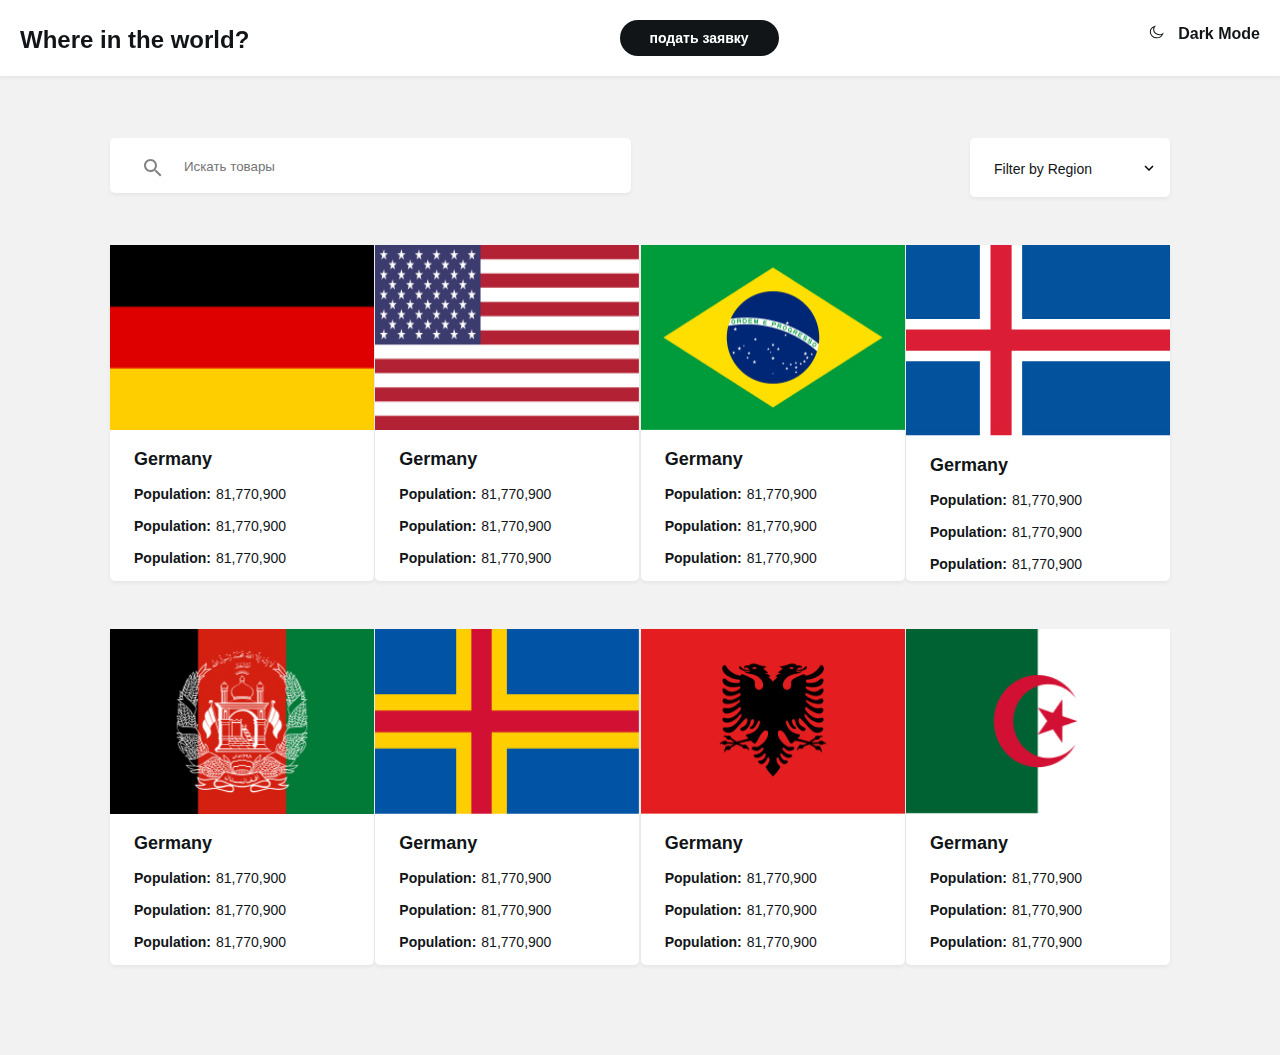
<file: index.html>
<!DOCTYPE html>
<html lang="en">
<head>
    <meta charset="UTF-8">
    <meta http-equiv="X-UA-Compatible" content="IE=edge">
    <meta name="viewport" content="width=device-width, initial-scale=1.0">
    <title>Document</title>
    <link rel="stylesheet" href="./css/style.css">
    <link rel="stylesheet" href="./css/media.css">
</head>
<body class="cards">
    <header class="flag" id="header"> 
        <div class="container">
            <div class="flag-box">
                <h2 class="flag-title">Where in the world?</h2>
                <div class="button">
                    <a href="#" id="flag-box__button">подать заявку</a>
                </div>
                <div class="night">
                    <span class="night-icon">
                        <img class="night-icon__img" src="./img/moon.svg" alt="moon">
                     </span>
                     <a class="fllag-night" href="#">Dark Mode</a>
                     
                </div>
            </div>
        </div>
    </header>
    <main>
        <section>
            <div class="container">
                <form class="search" action="https://echo.htmlacademy.ru/courses" method="post" autocomplete="off">
                    
                    <div class="imput-serch">
                        <input class="input" type="text" name="search" placeholder="Искать товары">
                    </div>
                    <div class="custom-select">
                        <select class="everywhere" name="everywhere" id="everywhere">
                            <div class="custom">
                                <option class="everywhere-oprtion" value="0">Filter by Region</option>
                                <option class="everywhere-oprtion" value="1">Africa</option>
                                <option class="everywhere-oprtion" value="2">America</option>
                                <option class="everywhere-oprtion" value="3">Asia</option>
                                <option class="everywhere-oprtion" value="4">Europe</option>
                                <option class="everywhere-oprtion" value="5">Oceania</option>
                            </div>
                        </select>
                    </div>
                </form>
                <div class="flag-republik-one">
                    <div class="flag-republik-two">
                        <div class="flag-republik">
                            
                        <div class="flag-republik__box" >
                            <a href="./germany.html"><img class="flag-republik__img" src="./img/flag1.jpg" alt="germaniya"></a>
                            <div class="flag-republik__title-box">
                                <h2 class="flag-republik__title">Germany</h2>
                                <div class="flag-republik__text">
                                    <p class="flag-republik__text1">Population:</p>
                                    <p class="flag-republik__text2">81,770,900</p>
                                </div>
                                <div class="flag-republik__text">
                                    <p class="flag-republik__text1">Population:</p>
                                    <p class="flag-republik__text2">81,770,900</p>
                                </div>
                                <div class="flag-republik__text">
                                    <p class="flag-republik__text1">Population:</p>
                                    <p class="flag-republik__text2">81,770,900</p>
                                </div>
                            </div>
                        </div>
                        </div>
                        <div class="flag-republik">
                    <div class="flag-republik__box">
                        <a href="./usa.html"><img class="flag-republik__img" src="./img/flag2.jpg" alt="germaniya"></a>
                        <div class="flag-republik__title-box">
                            <h2 class="flag-republik__title">Germany</h2>
                            <div class="flag-republik__text">
                                <p class="flag-republik__text1">Population:</p>
                                <p class="flag-republik__text2">81,770,900</p>
                            </div>
                            <div class="flag-republik__text">
                                <p class="flag-republik__text1">Population:</p>
                                <p class="flag-republik__text2">81,770,900</p>
                            </div>
                            <div class="flag-republik__text">
                                <p class="flag-republik__text1">Population:</p>
                                <p class="flag-republik__text2">81,770,900</p>
                            </div>
                        </div>
                    </div>
                        </div>
                    <div class="flag-republik">
                    <div class="flag-republik__box">
                        <a href="./brazil.html"><img class="flag-republik__img" src="./img/flag3.jpg" alt="germaniya"></a>
                        <div class="flag-republik__title-box">
                            <h2 class="flag-republik__title">Germany</h2>
                            <div class="flag-republik__text">
                                <p class="flag-republik__text1">Population:</p>
                                <p class="flag-republik__text2">81,770,900</p>
                            </div>
                            <div class="flag-republik__text">
                                <p class="flag-republik__text1">Population:</p>
                                <p class="flag-republik__text2">81,770,900</p>
                            </div>
                            <div class="flag-republik__text">
                                <p class="flag-republik__text1">Population:</p>
                                <p class="flag-republik__text2">81,770,900</p>
                            </div>
                        </div>
                    </div>
                    </div>
                <div class="flag-republik">
                        <div class="flag-republik__box">
                            <a href="./Iceland.html" class="flag-republik__img"><img  src="./img/flag4.jpg" alt="germaniya"></a>
                            <div class="flag-republik__title-box">
                                <h2 class="flag-republik__title">Germany</h2>
                                <div class="flag-republik__text">
                                    <p class="flag-republik__text1">Population:</p>
                                    <p class="flag-republik__text2">81,770,900</p>
                                </div>
                                <div class="flag-republik__text">
                                    <p class="flag-republik__text1">Population:</p>
                                    <p class="flag-republik__text2">81,770,900</p>
                                </div>
                                <div class="flag-republik__text">
                                    <p class="flag-republik__text1">Population:</p>
                                    <p class="flag-republik__text2">81,770,900</p>
                                </div>
                            </div>
                        </div>
                </div>
                   
                        <div class="flag-republik">
                        <div class="flag-republik__box">
                            <img class="flag-republik__img" src="./img/flag5.jpg" alt="germaniya">
                            <div class="flag-republik__title-box">
                                <h2 class="flag-republik__title">Germany</h2>
                                <div class="flag-republik__text">
                                    <p class="flag-republik__text1">Population:</p>
                                    <p class="flag-republik__text2">81,770,900</p>
                                </div>
                                <div class="flag-republik__text">
                                    <p class="flag-republik__text1">Population:</p>
                                    <p class="flag-republik__text2">81,770,900</p>
                                </div>
                                <div class="flag-republik__text">
                                    <p class="flag-republik__text1">Population:</p>
                                    <p class="flag-republik__text2">81,770,900</p>
                                </div>
                            </div>
                        </div>
                        </div>
                        <div class="flag-republik">
                    <div class="flag-republik__box">
                        <img class="flag-republik__img" src="./img/flag6.jpg" alt="germaniya">
                        <div class="flag-republik__title-box">
                            <h2 class="flag-republik__title">Germany</h2>
                            <div class="flag-republik__text">
                                <p class="flag-republik__text1">Population:</p>
                                <p class="flag-republik__text2">81,770,900</p>
                            </div>
                            <div class="flag-republik__text">
                                <p class="flag-republik__text1">Population:</p>
                                <p class="flag-republik__text2">81,770,900</p>
                            </div>
                            <div class="flag-republik__text">
                                <p class="flag-republik__text1">Population:</p>
                                <p class="flag-republik__text2">81,770,900</p>
                            </div>
                        </div>
                    </div>
                        </div>
                        <div class="flag-republik">
                    <div class="flag-republik__box">
                        <img class="flag-republik__img" src="./img/flag7.jpg" alt="germaniya">
                        <div class="flag-republik__title-box">
                            <h2 class="flag-republik__title">Germany</h2>
                            <div class="flag-republik__text">
                                <p class="flag-republik__text1">Population:</p>
                                <p class="flag-republik__text2">81,770,900</p>
                            </div>
                            <div class="flag-republik__text">
                                <p class="flag-republik__text1">Population:</p>
                                <p class="flag-republik__text2">81,770,900</p>
                            </div>
                            <div class="flag-republik__text">
                                <p class="flag-republik__text1">Population:</p>
                                <p class="flag-republik__text2">81,770,900</p>
                            </div>
                        </div>
                    </div>
                        </div>
                        <div class="flag-republik">
                        <div class="flag-republik__box">
                            <img class="flag-republik__img" src="./img/flag8.jpg" alt="germaniya">
                            <div class="flag-republik__title-box">
                                <h2 class="flag-republik__title">Germany</h2>
                                <div class="flag-republik__text">
                                    <p class="flag-republik__text1">Population:</p>
                                    <p class="flag-republik__text2">81,770,900</p>
                                </div>
                                <div class="flag-republik__text">
                                    <p class="flag-republik__text1">Population:</p>
                                    <p class="flag-republik__text2">81,770,900</p>
                                </div>
                                <div class="flag-republik__text">
                                    <p class="flag-republik__text1">Population:</p>
                                    <p class="flag-republik__text2">81,770,900</p>
                                </div> 
                            </div>
                        </div>
                        </div>
                    </div>
                </div>
            </div>

        </section>
    </main>

    <div  class="popup" id="popup">
        <div class="pupup__body">
            
            <div class="popup__content" id="popup__content">
              <p>Оставить заявку</p>
              <form action="">
                <input type="text" placeholder="Имя">
                <input type="text" placeholder="Телефон">
                <button type="button">Оставить заказ</button>
              </form>
              <div class="popup__close" id="popup__close">&#10006</div>
            </div>
        </div>
    </div>
    <script src="./js/script.js"></script>

</body>
</html>
</file>
<file: css/style.css>
:root{
    --main-black: #111517;
    --main-white: #FFFFFF;
    --main-body: #F2F2F2;
    --main-box-shadow: 0px 2px 4px rgba(0, 0, 0, 0.0562443);
    --main-search: url(../img/icon-search-black.svg);
    --main-strelka: url(../img/Shape.svg);
}
.dark{
    --main-black: #FFFFFF;
    --main-white: #2B3844;
    --main-body: #202C36;
    --main-box-shadow: 0px 0px 7px 2px rgba(0, 0, 0, 0.0294384);
    --main-search: url(../img/icon-search-white.svg);
    --main-strelka: url(../img/Shape-white.svg);
}

/* nunito-sans-regular - latin */
@font-face {
    font-family: 'Nunito Sans';
    font-style: normal;
    font-weight: 400;
    src: url('../fonts/nunito-sans-v12-latin-regular.eot'); /* IE9 Compat Modes */
    src: local(''),
    url('../fonts/nunito-sans-v12-latin-regular.eot?#iefix') format('embedded-opentype'), /* IE6-IE8 */
    url('../fonts/nunito-sans-v12-latin-regular.woff2') format('woff2'), /* Super Modern Browsers */
    url('../fonts/nunito-sans-v12-latin-regular.woff') format('woff'), /* Modern Browsers */
    url('../fonts/nunito-sans-v12-latin-regular.ttf') format('truetype'), /* Safari, Android, iOS */
    url('../fonts/nunito-sans-v12-latin-regular.svg#NunitoSans') format('svg'); /* Legacy iOS */
}
/* nunito-sans-600 - latin */
@font-face {
    font-family: 'Nunito Sans';
    font-style: normal;
    font-weight: 600;
    src: url('../fonts/nunito-sans-v12-latin-600.eot'); /* IE9 Compat Modes */
    src: local(''),
    url('../fonts/nunito-sans-v12-latin-600.eot?#iefix') format('embedded-opentype'), /* IE6-IE8 */
    url('../fonts/nunito-sans-v12-latin-600.woff2') format('woff2'), /* Super Modern Browsers */
    url('../fonts/nunito-sans-v12-latin-600.woff') format('woff'), /* Modern Browsers */
    url('../fonts/nunito-sans-v12-latin-600.ttf') format('truetype'), /* Safari, Android, iOS */
    url('../fonts/nunito-sans-v12-latin-600.svg#NunitoSans') format('svg'); /* Legacy iOS */
}
/* nunito-sans-800 - latin */
@font-face {
    font-family: 'Nunito Sans';
    font-style: normal;
    font-weight: 800;
    src: url('../fonts/nunito-sans-v12-latin-800.eot'); /* IE9 Compat Modes */
    src: local(''),
    url('../fonts/nunito-sans-v12-latin-800.eot?#iefix') format('embedded-opentype'), /* IE6-IE8 */
    url('../fonts/nunito-sans-v12-latin-800.woff2') format('woff2'), /* Super Modern Browsers */
    url('../fonts/nunito-sans-v12-latin-800.woff') format('woff'), /* Modern Browsers */
    url('../fonts/nunito-sans-v12-latin-800.ttf') format('truetype'), /* Safari, Android, iOS */
    url('../fonts/nunito-sans-v12-latin-800.svg#NunitoSans') format('svg'); /* Legacy iOS */
}


*{
    box-sizing: border-box;
}
ul, ol{
    padding: 0;
    list-style: none;
}
a{
    text-decoration: none;
    display: inline-block;
}





body{
    font-family: sans-serif;
    padding: 0;
    margin: 0;
    background-color: var(--main-body);
}
.container{
    max-width: 1320px;
    margin: 0 auto;
    padding: 0 20px;
}
.flag{
    top: 0;
    padding: 0;
    width: 100%;
    position: fixed;
    z-index: 3;
    background-color: var(--main-white);
    box-shadow: var(--main-box-shadow);
}


.night-icon{
    margin-top: 50px;
}
.flag-title{
    margin-top: 23px;
    font-weight: 800;
    font-size: 24px;
    line-height: 33px;
    color: var(--main-black);
}
.night-icon__img{
    width: 15px;
    height: 14px;
    margin-right: 10px;
}
.fllag-night{
    margin-top: 23px;
    font-weight: 600;
    font-size: 16px;
    line-height: 22px;
    color: var(--main-black);
}

.flag-box{
    display: flex;
    justify-content: space-between;
}

main section{
    padding: 90px ;
}
.search {
    margin-top: 48px;
    display: flex;
    justify-content: space-between;
}

.imput-serch{
    position: relative;
}
.imput-serch::after{
    content: "";
    display: block;
    background-image: var(--main-search);
    
    background-repeat: no-repeat;
    background-position: center;
    position: absolute;
    top: 50%;
    left: 34px;
    transform: translateY(-50%);
    width: 18px;
    height: 18px;
}


.input, .everywhere {
    border: none;
    background-color: var(--main-white);
}
.input{
    color: var(--main-black);
    padding: 21px 270px 19px 74px;
    box-shadow: var(--main-box-shadow);
    border-radius: 5px;
}
/* select */


.custom-select {
    position: relative;
    
}
.custom-select::before{
    content: "";
    display: block;
    background-image: var(--main-strelka);
    background-repeat: no-repeat;
    background-position: center;
    position: absolute;
    top: 50%;
    right: 15px;
    transform: translateY(-50%);
    width: 12px;
    height: 14px;
}



.custom-select select{
    padding: 21px 77px 18px 24px;
    box-shadow: var(--main-box-shadow);
    border-radius: 5px;
    background-color: var(--main-white);
    border: 0;
    -webkit-appearance: none;
    appearance: none;
    
    font-weight: 400;
    font-size: 14px;
    line-height: 20px;
    color: var(--main-black);
}


/* box */
.flag-republik__text{
    display: flex;
}



.flag-republik {
    margin-top: 48px;
}
.flag-republik__box {
    
    background-color: var(--main-white);
    width: 264px;
    height: 336px;
    left: 80px;
    top: 232px;
    box-shadow: var(--main-box-shadow);
    border-radius: 5px;
}

.flag-republik__title-box{
    padding: 12px 91px 46px 24px;
}
.flag-republik__title {
    margin: 0;
    font-weight: 800;
    font-size: 18px;
    line-height: 26px;
    color: var(--main-black);
}
.flag-republik__text {
    margin: 0;
}
.flag-republik__img{
    width: 100%;
    height: 185px;
}
.flag-republik__text1 {
    
    margin-bottom: 2px;
    margin-right: 5px; 
    font-weight: 600;
    font-size: 14px;
    line-height: 16px;
    color: var(--main-black); 
}
.flag-republik__text2 {
    margin-bottom: 2px;
    font-weight: 300;
    font-size: 14px;
    line-height: 16px;
    color: var(--main-black);
}

.flag-republik-two{
    
    display: flex;
    justify-content: space-between;
    margin-right: 75px;
    flex-wrap: wrap;
}
.flag-republik-two:first-child{
    margin-right: 0;
}
.flag-republik-three{
    display: flex;
    justify-content: space-between;
    
}


.flag-republik-three:first-child{
    margin-right: 0;
}
#flag-box__button {
    margin-top: 20px;
    margin-bottom: 10px;
    font-weight: 600;
    font-size: 14px;
    line-height: 16px;
    color: var(--main-white);
    display: flex;
    align-items: center;
    justify-content: center;
    padding: 10px 30px;
    background-color: var(--main-black);
    border-radius: 30px;
     
}


.popup {
    
    width: 100%;
    height: 100%;
    position: fixed;
    left: 0;
    top: 0;
   
    z-index: 2;
    background-color: rgb( 0, 0, 0, 0.8);
    display: none;
   
}

.popup.active{
    display: block;
}
.popup.active .popup__content{
    animation-name: popup;
    animation-duration: 1s;
    animation-iteration-count: 1;
    animation-timing-function: linear;
}
.pupup__body {
    display: flex;
    width: 100%;
    height: 100%;
}
.popup__content {
    margin: auto;
    width: 500px;
    background-color: var(--main-white);
    border-radius: 10px;
    padding: 106px 15px 118px 15px;
    position: relative;

   
}

@keyframes popup{
    0%{
      
        transform: translateY(-1000px);
    }
    100%{
       
        transform: translateY(0px);
    }
}
.popup__content p{
    font-size: 28px;
    font-weight: 600;
    color: var(--main-black);
    margin-bottom: 40px;
    text-align: center;

}
.popup__content input{
    display: block;
    margin: 25px auto 0 auto;
    width: 330px;
    padding: 17px 20px;
    background-color: var(--main-body);
    border-radius: 10px;
    border: none;
    box-shadow: var(--main-box-shadow);
    font-weight: 500;
    font-size: 18px;
    color: var(--main-black);

}
.popup__content input:focus{
    outline: none;
}
.popup__content button{
    cursor: pointer;
    display: block;
    width: 330px;
    margin: 60px auto 0 auto;
    padding: 20px 0;
    text-align: center;
    background-color: orange;
    border: none;
    border-radius: 10px;
    font-weight: 500;
    font-size: 18px;
    color: var(--main-white);

}
.popup__close{
    position: absolute;
    top: 15px;
    right: 15px;
    font-size: 21px;
    cursor: pointer;
}
</file>
<file: css/media.css>
@media screen and (max-width: 1200px){
    .container{
        width: 1140px;
    }
}
@media screen and (max-width: 1199px){
    .container{
        width: 960px;
    }
    
}
@media screen and (max-width:  991px){
    .container{
        width: 795px;
    }
}
@media screen and  (max-width: 767px) {
    .container{
        width: 540px;
    }
    .input {
        padding: 21px 90px 19px 58px;
        box-shadow: var(--main-box-shadow);
        border-radius: 5px;
        margin-right: 10px;
    }
    .flag-republik-two {
        display: flex;
        justify-content: center;

        margin-right: 75px;
        flex-wrap: wrap;
    }
    .imput-serch::after {
        content: "";
        display: block;
        background-image: var(--main-search);
        background-repeat: no-repeat;
        background-position: center;
        position: absolute;
        top: 50%;
        left: 25px;
        transform: translateY(-50%);
        width: 18px;
        height: 18px;
    }
    .custom-select select {
        padding: 19px 50px 18px 15px;
        box-shadow: var(--main-box-shadow);
        border-radius: 5px;
        background-color: var(--main-white);
        border: 0;
        -webkit-appearance: none;
        appearance: none;
        font-weight: 400;
        font-size: 14px;
        line-height: 20px;
        color: var(--main-black);
    }
}

@media screen and (max-width: 575px){
    .container{
        width: 100%;
        padding: 0 25px; 
    }
    .flag-title{
        font-weight: 800;
        font-size: 14px;
        line-height: 20px;
        
        color: var(--main-black);
    }
    .fllag-night{
        font-weight: 600;
        font-size: 12px;
        line-height: 16px;

        color: var(--main-black);
    }
    
    .night-icon__img {
        width: 12px;
        height: 11px;
        margin-right: 8px;
    }
    .imput-serch{
        position: relative;
    }
    .imput-serch::after{
        content: "";
        display: block;
        background-image: url(../img/icon-search-black.svg);
        background-repeat: no-repeat;
        background-position: center;
        position: absolute;
        top: 26%;
        left: 34px;
        transform: translateY(-50%);
        width: 18px;
        height: 18px;
    }
    
    .search{
        flex-wrap: wrap;
        
    }
    .input{
        margin-bottom: 40px;
        padding: 14px 125px 14px 74px;
    }
    .custom-select select{
        padding: 14px 91px 14px 24px;
    }
    .flag-republik-two{
        justify-content: center;
    }
}

@media screen and (max-width: 391px){
    .container{
        width: 100%;
        padding: 0 25px; 
    }
    .input{
        width: 100%;
    }
}
</file>
